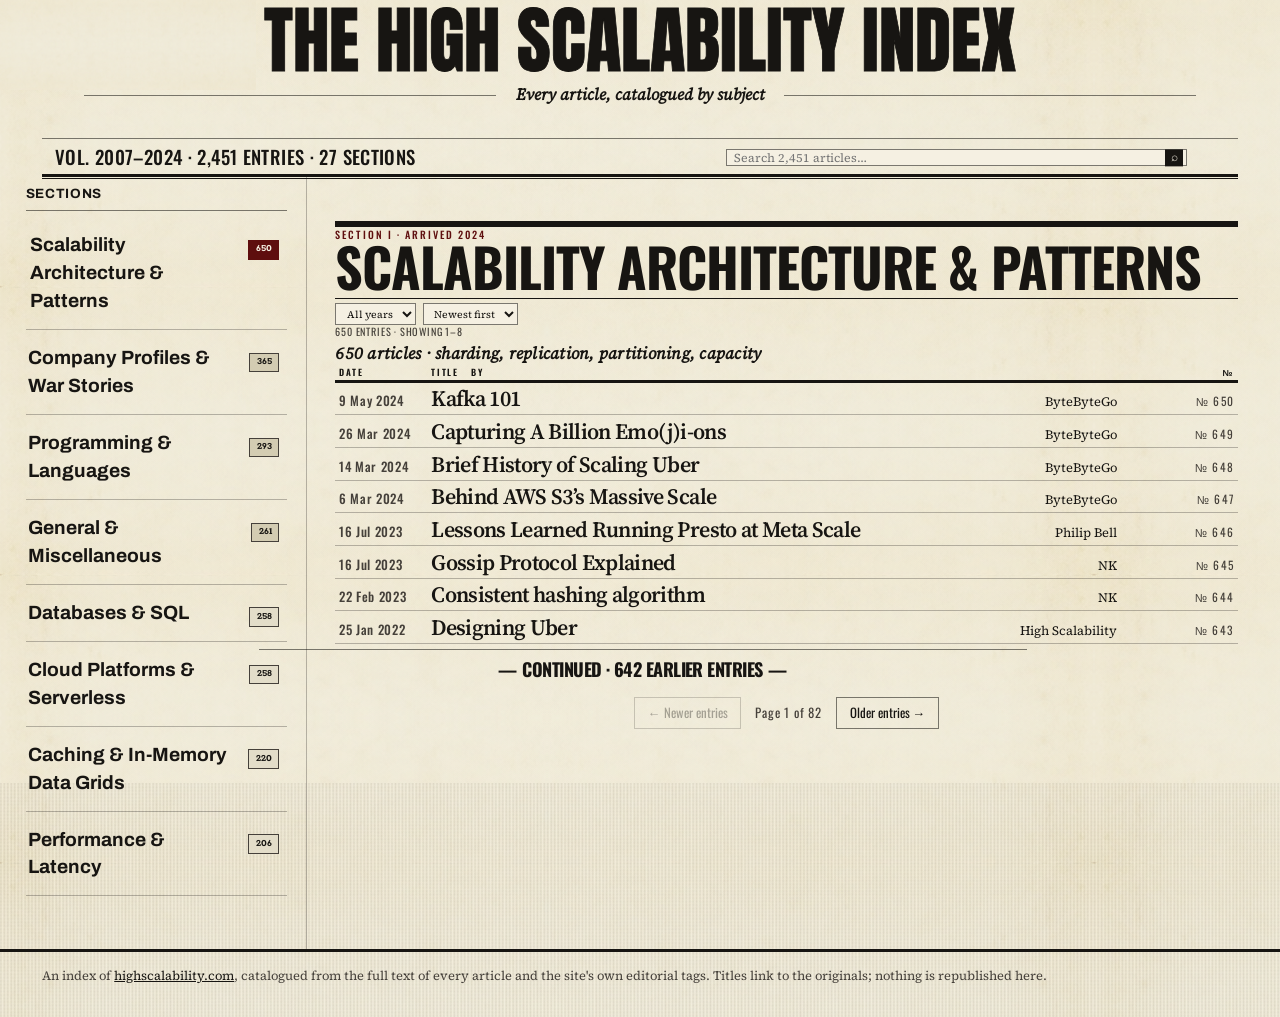
<file: index.html>
<!DOCTYPE html>
<html lang="en">
<head>
<meta charset="utf-8">
<meta name="viewport" content="width=device-width, initial-scale=1">
<title>The High Scalability Index — every article, catalogued by subject</title>
<meta name="description" content="A public, topic-organised catalogue of all 2,451 High Scalability articles (2007–2024), classified into 26 sections from full text and the site's own editorial tags. Links to originals; nothing republished.">
<link rel="stylesheet" href="styles.css">
<link rel="stylesheet" href="fonts/faces.css">
</head>
<body>
  <img class="ground-plate" src="assets/plates/newsprint-ground.png" alt="" aria-hidden="true">
  <a class="skip-link" href="#listings">Skip to the listings</a>

  <header class="masthead" id="top">
    <h1 class="masthead-title"><a href="#/">The High Scalability Index</a></h1>
    <p class="tagline">Every article, catalogued by subject</p>
    <div class="dateline">
      <p class="vol-counts" id="vol-counts">Vol. 2007–2024 · 2,451 entries · 26 sections</p>
      <div class="search-box">
        <input type="search" id="search" placeholder="Search 2,451 articles…"
               aria-label="Search all articles" autocomplete="off">
        <button type="submit" class="search-btn" aria-label="Search">⌕</button>
      </div>
    </div>
  </header>

  <div class="hero-shell">
    <nav class="sections" id="sections" aria-label="Sections">
      <div class="rail-inner">
        <h2 class="rail-heading">Sections</h2>
        <ol class="rail-list" id="rail-list"></ol>
      </div>
    </nav>

    <main class="page" id="listings" aria-live="polite">
      <noscript><p class="noscript">This index needs JavaScript to filter and browse.
        The raw catalogue is available in the repository.</p></noscript>
      <div class="section-head">
        <p class="kicker" id="kicker">Section I</p>
        <h2 class="section-title" id="section-title">Scalability Architecture &amp; Patterns</h2>
      </div>
      <div class="filter-row" id="filter-row" hidden>
        <label class="visually-hidden" for="year">Year</label>
        <select id="year" aria-label="Filter by year"></select>
        <label class="visually-hidden" for="sort">Sort</label>
        <select id="sort" aria-label="Sort order">
          <option value="new">Newest first</option>
          <option value="old">Oldest first</option>
        </select>
      </div>
      <div id="results-meta" class="results-meta" role="status"></div>
      <p class="standfirst" id="standfirst"></p>
      <div class="listings-head" aria-hidden="true">
        <span class="lh-date">Date</span><span class="lh-title">Title</span><span class="lh-by">By</span><span class="lh-no">№</span>
      </div>
      <ol class="listings" id="results"></ol>
      <p class="empty" id="empty" hidden>No articles match. <button type="button" class="linklike" id="reset">Reset the filters</button></p>
      <p class="continued" id="continued"></p>
      <nav class="pager" id="pager" aria-label="Pages">
        <button type="button" id="prev" class="pager-btn">← Newer entries</button>
        <span id="page-info"></span>
        <button type="button" id="next" class="pager-btn">Older entries →</button>
      </nav>
    </main>
  </div>

  <footer class="colophon">
    <p>An index of <a href="https://highscalability.com">highscalability.com</a>, catalogued from the
       full text of every article and the site's own editorial tags. Titles link to the originals;
       nothing is republished here.</p>
  </footer>

  <script src="data.js"></script>
  <script src="app.js"></script>
</body>
</html>
</file>
<file: styles.css>
/* The High Scalability Index — Back-Issue Index world.
   Newsprint ivory ground, engraving ink, one signal red owning masthead rules,
   kickers and count marks. Hairline rules; thick-thin dateline signature.
   Type sizes are vw-locked to the approved comp frame (2736x1536). */

:root {
  --ground: #f6f2e9;
  --paper: #f5f0e2;
  --ink: #171512;
  --ink-soft: #45403a;
  --hair: rgba(23, 21, 18, .28);
  --hair-strong: rgba(23, 21, 18, .55);
  --red: #5e0e0e;
  --tint: rgba(255, 253, 245, .55);
  --d1: #efece0; --d2: #e3ddc9; --d3: #d3ccb2; --d4: #c0b692; --d5: #a89a67;
}

* { margin: 0; padding: 0; box-sizing: border-box; }

html { background: var(--ground); }

body {
  font-family: "Source Serif 4", Georgia, "Times New Roman", serif;
  color: var(--ink);
  background-color: var(--ground);
  background-image: url("assets/plates/newsprint-ground.png");
  background-repeat: repeat;
  line-height: 1.45;
  min-height: 100vh;
  overflow-x: hidden;
  position: relative;
  z-index: 0;
}
/* the pinned newsprint plate, placed at its spec box (x0 y0 w20% h10%) */
.ground-plate {
  position: absolute; left: 0; top: 0;
  width: 20vw; height: 10vh;
  object-fit: cover;
  z-index: -1;
  pointer-events: none;
}
/* fibrous paper grain in the lower folio, like the comp's base texture */
body::after {
  content: "";
  position: absolute; left: 0; right: 0; bottom: 0; height: 26vh;
  z-index: -1;
  pointer-events: none;
  background-image:
    radial-gradient(circle at .037vw .037vw, rgba(96, 88, 70, .13) .026vw, transparent .037vw),
    radial-gradient(circle at .080vw .058vw, rgba(255, 255, 246, .15) .022vw, transparent .037vw),
    radial-gradient(circle at .018vw .088vw, rgba(110, 100, 80, .09) .018vw, transparent .033vw);
  background-size: .11vw .11vw;
}

.skip-link {
  position: absolute; left: -9999px; top: 0;
  background: var(--paper); color: var(--ink);
  padding: .5rem 1rem; border: 1px solid var(--ink);
}
.skip-link:focus { left: 0; z-index: 10; }

.visually-hidden {
  position: absolute; width: 1px; height: 1px; overflow: hidden;
  clip: rect(0 0 0 0); white-space: nowrap;
}

/* ---------- Masthead (comp bands: title 0-10%, tagline 10-20%, dateline 20-30%) ---------- */

.masthead { padding: .5vw 3.3vw 0; }

.masthead-title {
  text-align: center;
  font-family: "Anton", "New Amsterdam", sans-serif;
  font-weight: 400;
  font-size: 5.7vw;
  line-height: .95;
  letter-spacing: 0;
  -webkit-text-stroke: .06vw currentColor;
  text-transform: uppercase;
}
.masthead-title a { color: var(--ink); text-decoration: none; }
.masthead-title a:hover { color: var(--red); }

.tagline {
  text-align: center;
  font-style: italic;
  font-weight: 600;
  font-size: 1.28vw;
  color: var(--ink);
  display: flex; align-items: center; gap: 1.2em;
  margin: .6vw 3.3vw 0;
}
.tagline::before, .tagline::after {
  content: ""; flex: 1; border-top: 1px solid var(--hair-strong);
}

.dateline {
  display: flex; justify-content: space-between; align-items: center; gap: 1rem;
  border-top: 1px solid var(--hair-strong);
  border-bottom: 3px solid var(--ink);
  margin-top: 2.45vw;
  padding: 8px 1vw 6px;
  position: relative;
}
.dateline::after {
  content: ""; position: absolute; left: 0; right: 0; bottom: -.35vw;
  border-bottom: 1px solid var(--ink);
}
.vol-counts {
  font-family: "Oswald", sans-serif;
  font-size: 1.462vw;
  font-weight: 500;
  letter-spacing: .02em;
  text-transform: uppercase;
  line-height: 1.1;
}
.search-box { position: relative; display: flex; margin-right: 3vw; }
#search {
  width: 36vw;
  height: 1.35vw;
  padding: 0 3vw 0 .6vw;
  border: 1px solid var(--hair-strong);
  background: var(--paper);
  font: .95vw/1.2 "Source Serif 4", Georgia, serif;
  color: var(--ink);
}
#search:focus { outline: 2px solid var(--red); outline-offset: -1px; }
.search-btn {
  position: absolute; right: .3vw; top: 50%; transform: translateY(-50%);
  width: 1.35vw; height: 1.35vw;
  border: none; background: var(--ink); color: var(--paper);
  font-size: .9vw; line-height: 1; cursor: pointer;
}
.search-btn:hover { background: var(--red); }

/* ---------- Shell: rail + page ---------- */

.hero-shell {
  display: grid;
  grid-template-columns: minmax(230px, 24%) 1fr;
  min-height: calc(100vh - 10vw);
}

/* Sections rail */
.sections {
  border-right: 1px solid var(--hair);
  padding: 0.55vw 1.5vw 1vw 2vw;
  overflow: visible;
}
.rail-inner { position: sticky; top: 0; }
.rail-heading {
  font-family: "Archivo", sans-serif; font-weight: 700;
  font-size: 1.05vw;
  letter-spacing: .05em; text-transform: uppercase; color: var(--ink);
  margin: 0;
  padding-bottom: .5vw;
  border-bottom: 1px solid var(--hair-strong);
}
.rail-list { list-style: none; margin-top: .5vw; max-height: calc(100vh - 17vw); overflow-y: auto; }
.rail-list li { border-bottom: 1px solid var(--hair); }
.rail-list a {
  display: flex; align-items: baseline; gap: .7vw;
  padding: 1.1vw 8px 1.1vw 2px;
  color: var(--ink); text-decoration: none;
  font-family: "Archivo", sans-serif;
  font-weight: 700;
  font-size: 1.5vw;
  letter-spacing: 0;
}
.rail-list a:hover { color: var(--red); }
.rail-list .bucket-head {
  font-family: "Oswald", sans-serif;
  font-size: 1.05vw; letter-spacing: .16em; text-transform: uppercase;
  color: var(--ink-soft);
  padding: 1.4vw 0 .4vw; border-bottom: none;
}
.rail-list .n {
  flex: none;
  margin-left: auto;
  font-family: "Rokkitt", serif;
  font-size: .8vw;
  font-weight: 700;
  padding: .1vw .5vw;
  background: var(--ink);
  border: 1px solid var(--ink);
  color: var(--paper);
  white-space: nowrap;
}
.rail-list li.on { margin-left: -1.5vw; border-left: .7vw solid var(--red); }
.rail-list li.on a { font-weight: 700; padding-left: 1.2vw; }
.rail-list li.on .n { background: var(--red); border-color: var(--red); color: var(--paper); }
.rail-list .d1 { background: var(--d1); } .rail-list .d2 { background: var(--d2); }
.rail-list .d3 { background: var(--d3); } .rail-list .d4 { background: var(--d4); }
.rail-list .d5 { background: var(--d5); }
/* depth-toned badges carry pale fills; ink text keeps WCAG contrast (6.5:1 worst case) */
.rail-list .n.d1, .rail-list .n.d2, .rail-list .n.d3,
.rail-list .n.d4, .rail-list .n.d5 { color: var(--ink); border-color: var(--ink-soft); }

/* Page */
.page { padding: 0 3.3vw 2vw 2.2vw; min-width: 0; }

.section-head { border-top: 6px solid var(--ink); border-bottom: 1px solid var(--ink); padding: .25vw 0 .35vw; margin-top: 3.4vw; }
.kicker {
  font-family: "Oswald", sans-serif; font-weight: 500;
  font-size: .8vw;
  letter-spacing: .2em; text-transform: uppercase; color: var(--red);
  margin: 0;
  line-height: 1;
}
.section-title {
  font-family: "Oswald", sans-serif; font-weight: 700;
  font-size: 4.2vw;
  text-transform: uppercase; letter-spacing: -.02em; line-height: 1; white-space: nowrap;
}
.standfirst { font-style: italic; font-size: 1.3vw; font-weight: 600; color: var(--ink); max-width: 50%; margin: .3vw 0 0; line-height: 1.25; letter-spacing: .015em; }

.filter-row { display: flex; gap: .5vw; margin: .3vw 0 0; align-items: center; }
.filter-row select {
  font: .8vw "Source Serif 4", Georgia, serif;
  color: var(--ink); background: var(--paper);
  border: 1px solid var(--hair-strong); padding: .15vw .5vw;
}
.filter-row select:focus { outline: 2px solid var(--red); outline-offset: -1px; }
.results-meta {
  font-family: "Oswald", sans-serif; font-size: .8vw; letter-spacing: .08em;
  text-transform: uppercase; color: var(--ink-soft); margin: 0;
}

/* Listings */
.listings-head {
  display: flex; align-items: baseline; gap: 1vw;
  padding: .1vw .3vw;
  border-bottom: 3px solid var(--ink);
  font-family: "Oswald", sans-serif; font-weight: 600;
  font-size: .7vw; letter-spacing: .18em; text-transform: uppercase;
  color: var(--ink);
}
.listings-head .lh-date { min-width: 6.2vw; }
.listings-head .lh-no { margin-left: auto; min-width: 3.6vw; text-align: right; }
.listings { list-style: none; margin-top: 0; }
.listings li { border-bottom: 1px solid var(--hair); }
.row-main {
  display: flex; align-items: baseline; gap: 1vw;
  padding: .2vw .3vw; width: 100%;
  background: none; border: 0; cursor: pointer;
  font: inherit; color: inherit; text-align: left;
}
.row-main:hover { background: rgba(255, 253, 245, .8); }
.row-date {
  font-family: "Oswald", sans-serif; font-weight: 500;
  font-size: 1vw;
  letter-spacing: .05em; color: var(--ink-soft);
  white-space: nowrap; min-width: 6.2vw;
}
.row-title { font-size: 1.718vw; font-weight: 600; letter-spacing: -.03em; line-height: 1.2; }
.row-title a { color: var(--ink); text-decoration: none; }
.row-title a:hover { color: var(--red); text-decoration: underline; }
.row-by {
  margin-left: auto; margin-right: 4.5vw;
  font-size: 1vw;
  color: var(--ink); white-space: nowrap;
}
.row-no {
  font-family: "Oswald", sans-serif; font-size: .9vw;
  letter-spacing: .1em; color: var(--ink-soft); white-space: nowrap; min-width: 3.6vw; text-align: right;
}
.row-excerpt {
  display: none; padding: 0 .3vw .3vw .3vw;
  font-style: italic; font-size: 1.58vw; line-height: 1.2; letter-spacing: 0; color: var(--ink-soft);
  font-weight: 600;
  max-width: 58%;
}
li.expanded .row-excerpt {
  display: -webkit-box; -webkit-line-clamp: 2; -webkit-box-orient: vertical; overflow: hidden;
}
.row-excerpt a { color: var(--red); }

.empty { padding: 1.8vw .3vw; font-style: italic; color: var(--ink-soft); }
.linklike {
  background: none; border: none; font: inherit; color: var(--red);
  text-decoration: underline; cursor: pointer; padding: 0;
}

.pager { display: flex; gap: 1.1vw; align-items: center; justify-content: center; margin-top: 1.1vw;
         font-family: "Oswald", sans-serif; font-size: 1vw; letter-spacing: .06em; }
.pager-btn {
  background: none; border: 1px solid var(--hair-strong); color: var(--ink);
  font: inherit; padding: .45vw 1vw; cursor: pointer;
}
.pager-btn:disabled { opacity: .35; cursor: default; }
.pager-btn:not(:disabled):hover { border-color: var(--red); color: var(--red); }
#page-info { color: var(--ink-soft); }

.continued {
  width: 60vw;
  margin: .4vw 0 0 -6vw;
  text-align: center;
  border-top: 1px solid var(--hair-strong);
  padding-top: .5vw;
  font-family: "Oswald", sans-serif; font-size: 1.42vw;
  font-weight: 700;
  letter-spacing: -.03em; text-transform: uppercase; color: var(--ink);
}
.continued::before, .continued::after { content: "—  "; letter-spacing: 0; }
.continued::after { content: "  —"; }

/* Colophon */
.colophon {
  border-top: 3px solid var(--ink);
  padding: 1.2vw 3.3vw 2.4vw;
  font-size: 1vw; color: var(--ink-soft);
}
.colophon a { color: var(--ink); }

/* ---------- Responsive: whole-cell reflow ---------- */

@media (max-width: 900px) {
  .masthead { padding: 3vw 3.3vw 0; }
  .masthead-title { font-size: 11vw; }
  .tagline { font-size: 3.4vw; }
  .vol-counts { font-size: 3.2vw; }
  #search { font-size: 3.4vw; width: 52vw; padding: 1.6vw 10vw 1.6vw 2.4vw; }
  .search-btn { width: 7vw; height: 7vw; font-size: 4.5vw; }
  .listings-head { font-size: 2.6vw; }
  .listings-head .lh-date { min-width: 20vw; }
  .listings-head .lh-no { min-width: 12vw; }
  .hint { display: none; }
  .hero-shell { grid-template-columns: 1fr; }
  .sections { border-right: none; border-bottom: 1px solid var(--hair);
              padding: 3vw 3.3vw; overflow: visible; }
  .rail-inner { position: static; }
  .rail-heading { font-size: 5.4vw; }
  .rail-list { display: flex; flex-wrap: wrap; gap: 1vw 4vw; max-height: none; overflow-y: visible; }
  .rail-list li { border-bottom: none; }
  .rail-list a { padding: 1vw 1vw; font-size: 3.6vw; gap: 2vw; }
  .rail-list .n { font-size: 3vw; padding: .2vw 1.6vw; }
  .rail-list .bucket-head { width: 100%; font-size: 3vw; }
  .kicker { font-size: 3.2vw; }
  .section-title { font-size: 6.4vw; overflow-wrap: anywhere; }
  .standfirst { font-size: 3.6vw; }
  .filter-row select { font-size: 3.4vw; }
  .results-meta { font-size: 2.8vw; }
  .row-main { flex-wrap: wrap; gap: .8vw 3vw; padding: 2.4vw 1vw; }
  .row-date { font-size: 3.2vw; min-width: 20vw; }
  .row-title { font-size: 4.6vw; overflow-wrap: anywhere; }
  .row-by { margin-left: 0; font-size: 3.2vw; }
  .row-no { font-size: 3vw; min-width: 12vw; }
  .row-excerpt { font-size: 3.8vw; padding: 0 1vw 2.4vw 1vw; }
  .continued { font-size: 3.2vw; }
  .pager { font-size: 3.4vw; }
  .pager-btn { padding: 1.6vw 4vw; }
  .colophon { font-size: 3.4vw; padding: 4vw 3.3vw 8vw; }
}

/* ---------- Motion: broadsheet interactions (compositor-only; killed by reduced-motion) ---------- */

/* signature: the closing abstract unfolds under its row */
@keyframes abstract-reveal {
  from { opacity: 0; transform: translateY(-.6vw); }
  to { opacity: 1; transform: none; }
}
li.expanded .row-excerpt { animation: abstract-reveal 240ms ease-out; }

.rail-list li { transition: background-color 180ms ease; }
.rail-list li.on { transition: background-color 180ms ease; }
.rail-list a { transition: color 140ms ease; }
.rail-list .n { transition: background-color 180ms ease, border-color 180ms ease; }
.row-main { transition: background-color 150ms ease; }
.row-title a { transition: color 140ms ease; }
.search-btn { transition: background-color 140ms ease; }
.pager-btn { transition: background-color 140ms ease, color 140ms ease; }
html { scroll-behavior: smooth; }

/* thin palette-matched scrollbar: no white track strip */
html { scrollbar-width: thin; scrollbar-color: var(--hair-strong) transparent; }
::-webkit-scrollbar { width: .35vw; height: .35vw; }
::-webkit-scrollbar-track { background: transparent; }
::-webkit-scrollbar-thumb { background: var(--hair-strong); }
::-webkit-scrollbar-thumb:hover { background: var(--ink-soft); }
::-webkit-scrollbar-corner { background: transparent; }

@media (prefers-reduced-motion: reduce) {
  * { transition: none !important; animation: none !important; scroll-behavior: auto !important; }
}
</file>
<file: fonts/faces.css>
@font-face {
  font-family: 'New Amsterdam';
  font-style: normal;
  font-weight: 400;
  font-display: block;
  src: url(NewAmsterdam-400.woff2) format('woff2');
  
}
@font-face {
  font-family: 'Oswald';
  font-style: normal;
  font-weight: 400;
  font-display: block;
  src: url(Oswald-400.woff2) format('woff2');
  
}
@font-face {
  font-family: 'Oswald';
  font-style: normal;
  font-weight: 500;
  font-display: block;
  src: url(Oswald-500.woff2) format('woff2');
  
}
@font-face {
  font-family: 'Oswald';
  font-style: normal;
  font-weight: 600;
  font-display: block;
  src: url(Oswald-600.woff2) format('woff2');
  
}
@font-face {
  font-family: 'Source Serif 4';
  font-style: italic;
  font-weight: 400;
  font-display: block;
  src: url(SourceSerif4-400i.woff2) format('woff2');
  
}
@font-face {
  font-family: 'Source Serif 4';
  font-style: normal;
  font-weight: 400;
  font-display: block;
  src: url(SourceSerif4-400.woff2) format('woff2');
  
}
@font-face {
  font-family: 'Source Serif 4';
  font-style: normal;
  font-weight: 600;
  font-display: block;
  src: url(SourceSerif4-600.woff2) format('woff2');
  
}@font-face {
  font-family: 'Oswald';
  font-style: normal;
  font-weight: 700;
  font-display: block;
  src: url(Oswald-700.woff2) format('woff2');
}
@font-face {
  font-family: 'Archivo';
  font-style: normal;
  font-weight: 700;
  font-display: block;
  src: url(Archivo-700.woff2) format('woff2');
}
@font-face {
  font-family: 'Archivo Narrow';
  font-style: normal;
  font-weight: 700;
  font-display: block;
  src: url(ArchivoNarrow-700.woff2) format('woff2');
}
@font-face {
  font-family: 'Rokkitt';
  font-style: normal;
  font-weight: 700;
  font-display: block;
  src: url(Rokkitt-700.woff2) format('woff2');
}
@font-face {
  font-family: 'Anton';
  font-style: normal;
  font-weight: 400;
  font-display: block;
  src: url(Anton-400.woff2) format('woff2');
}
@font-face {
  font-family: 'Holtwood One SC';
  font-style: normal;
  font-weight: 400;
  font-display: block;
  src: url(HoltwoodOneSC-400.woff2) format('woff2');
}
</file>
